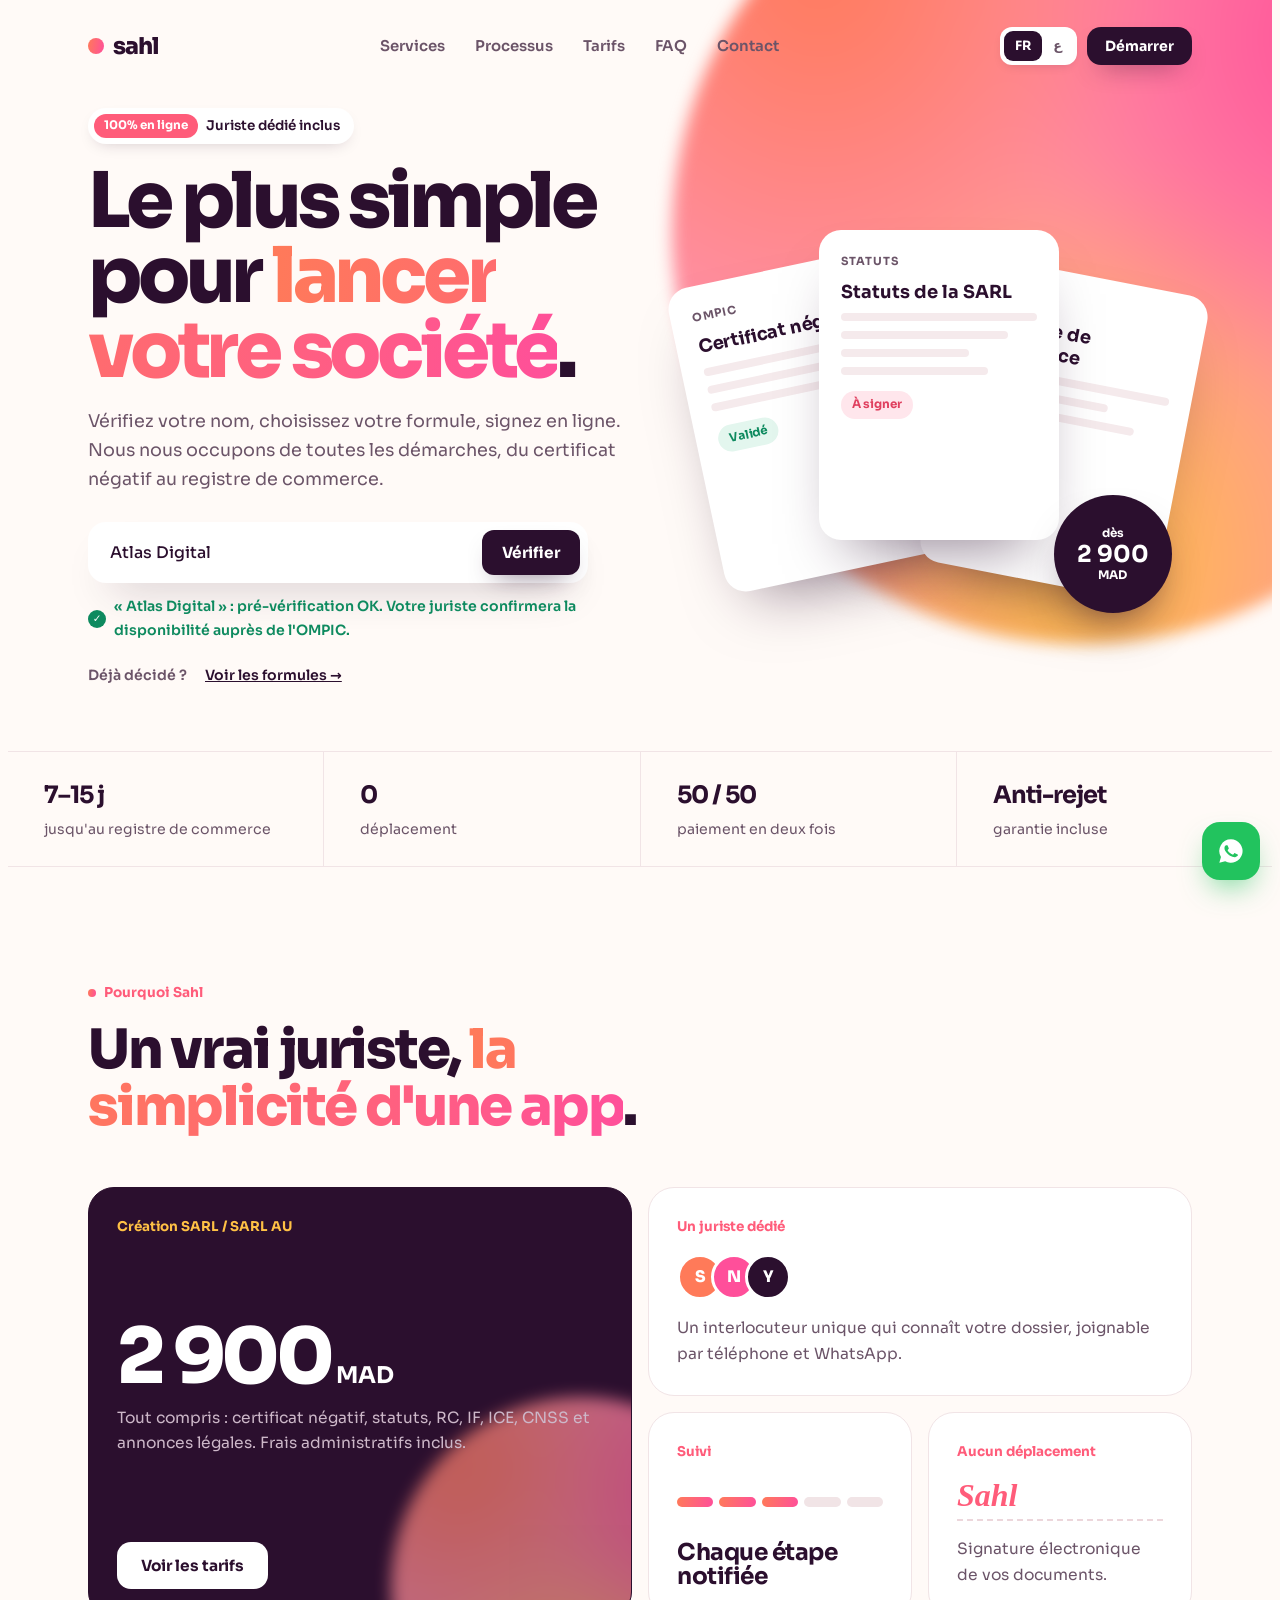
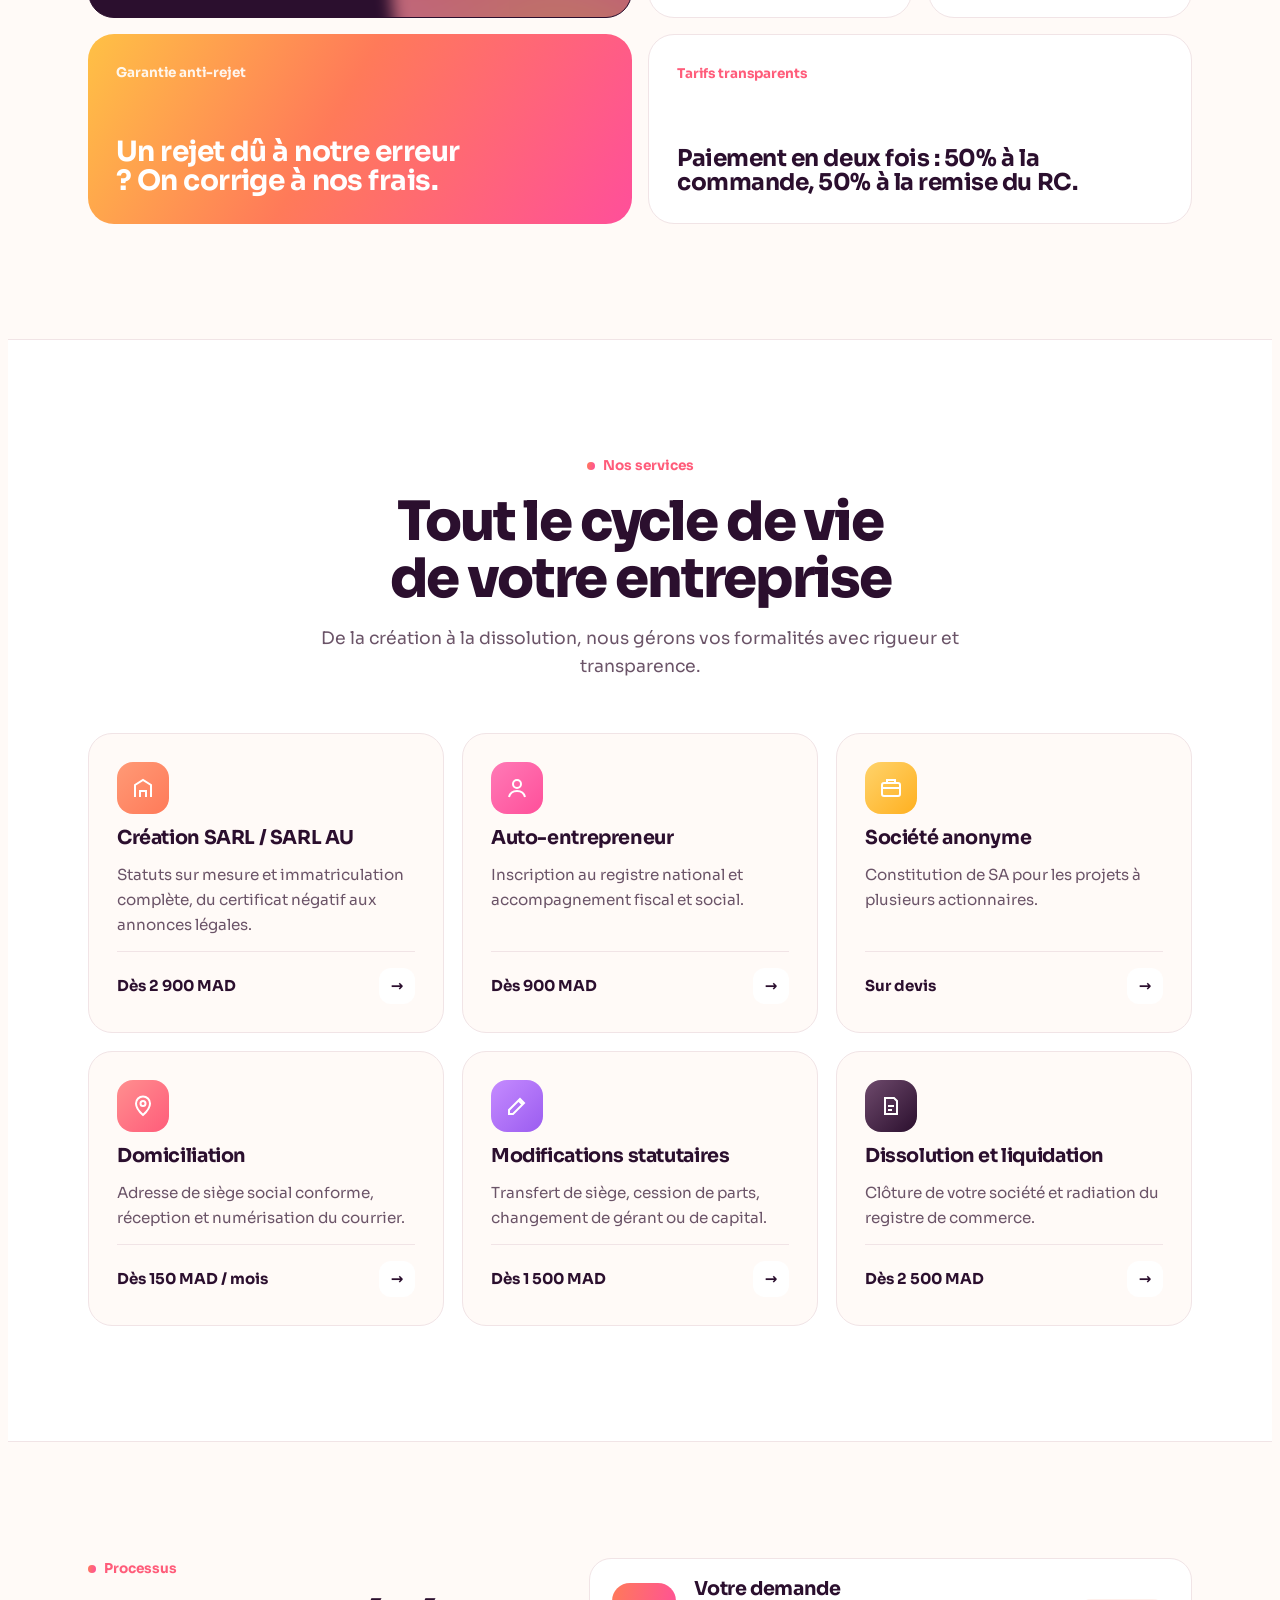
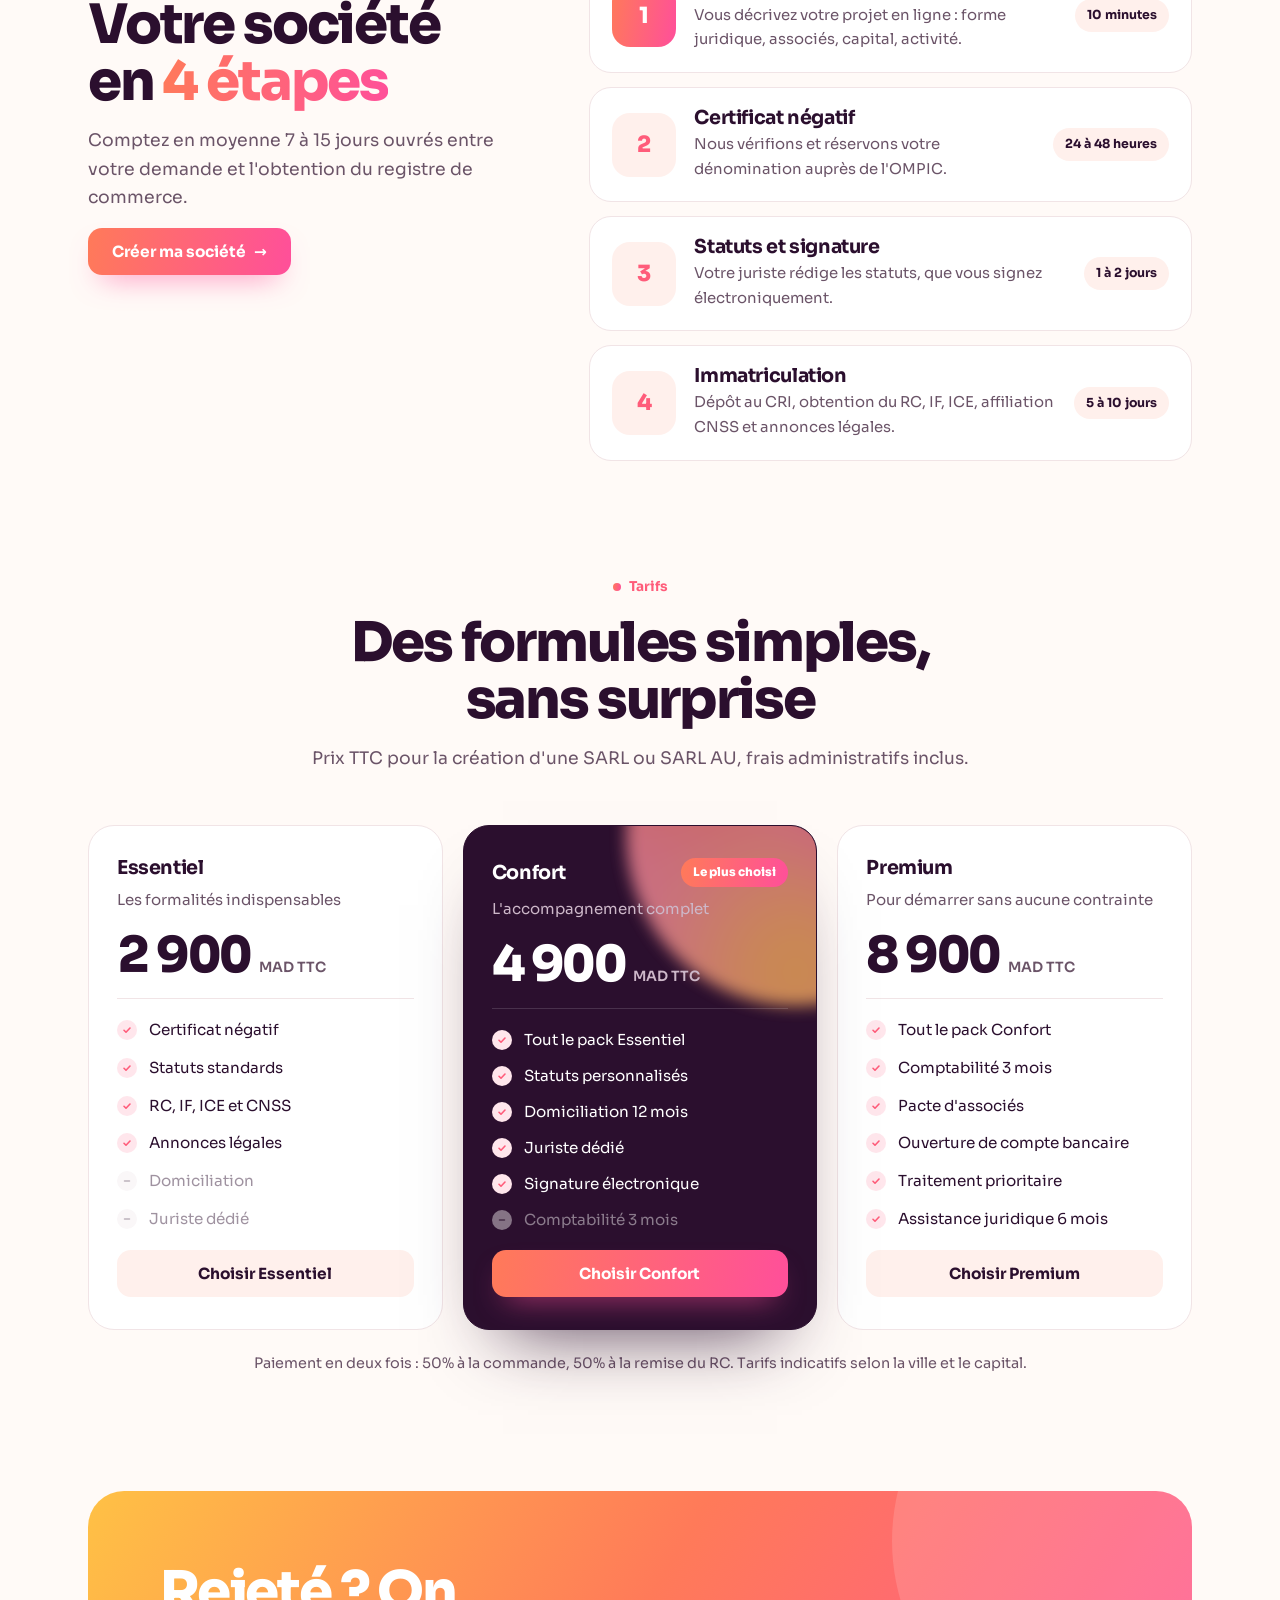
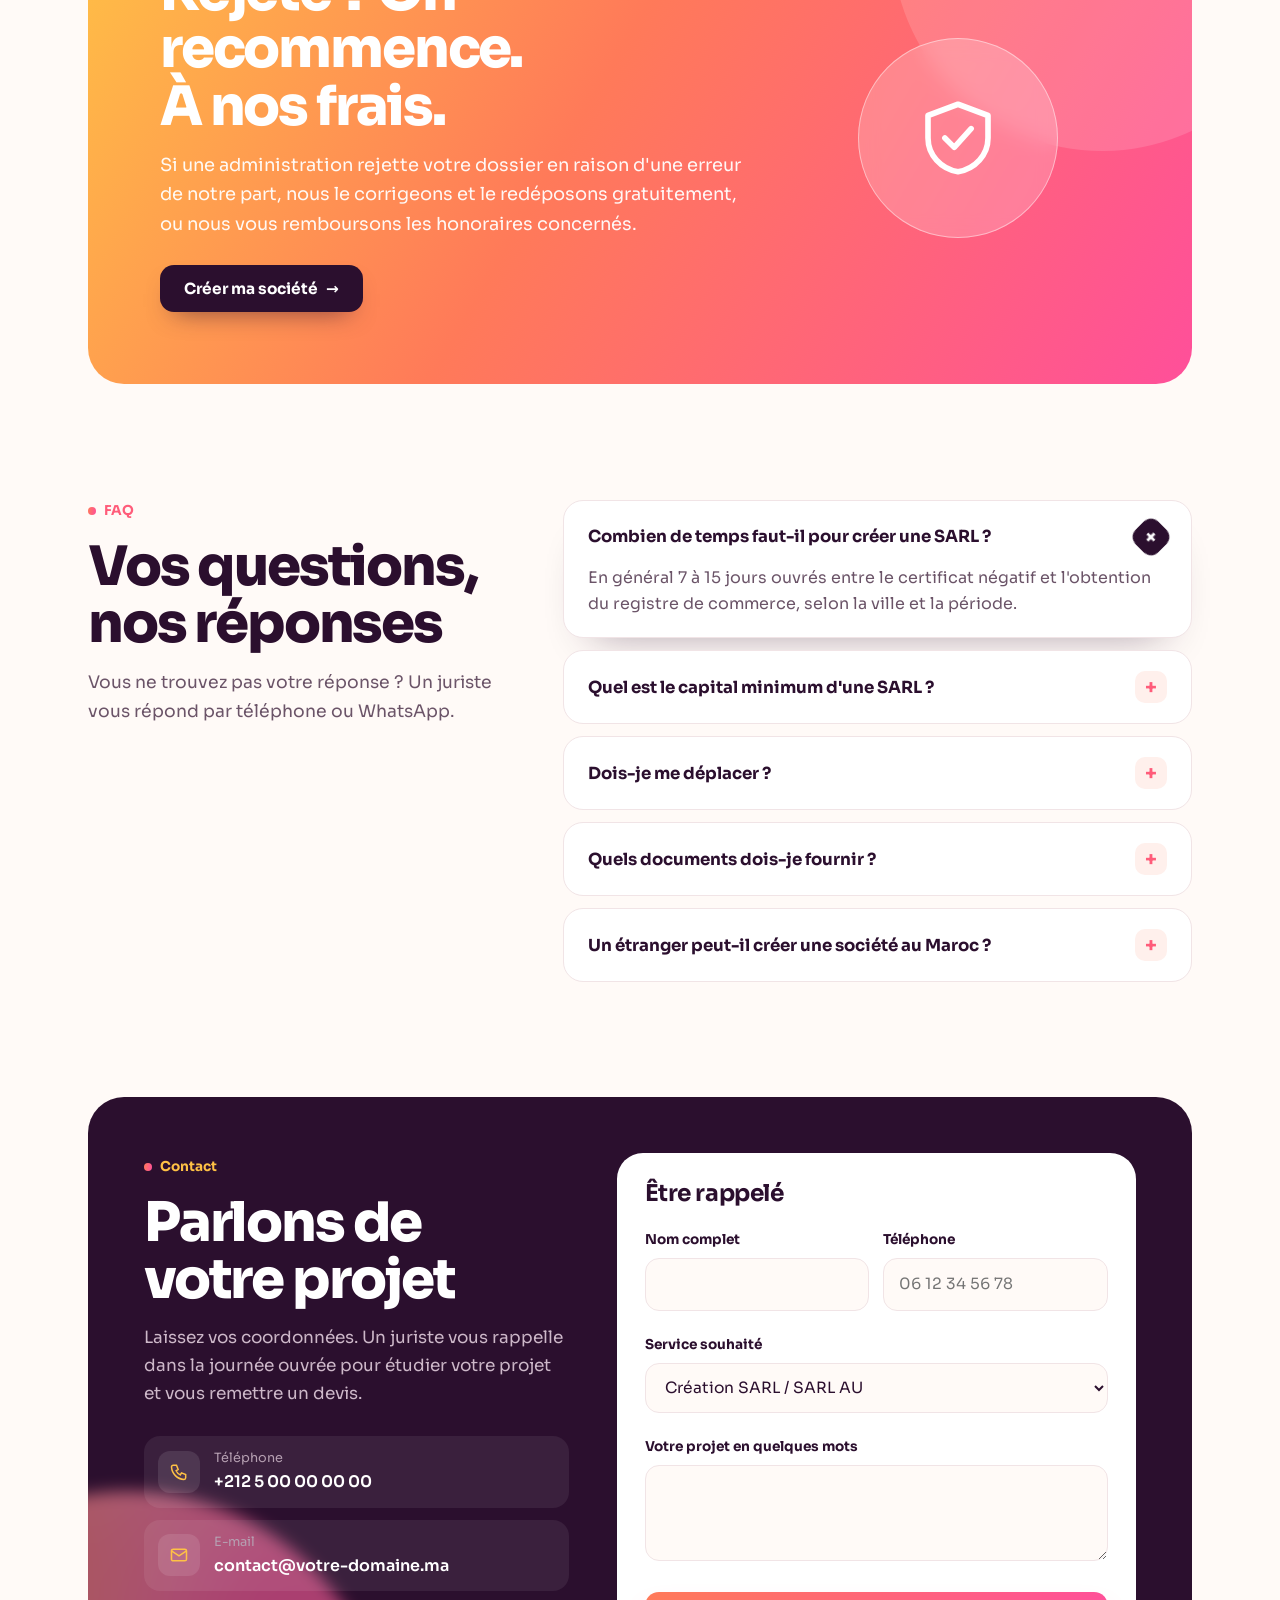
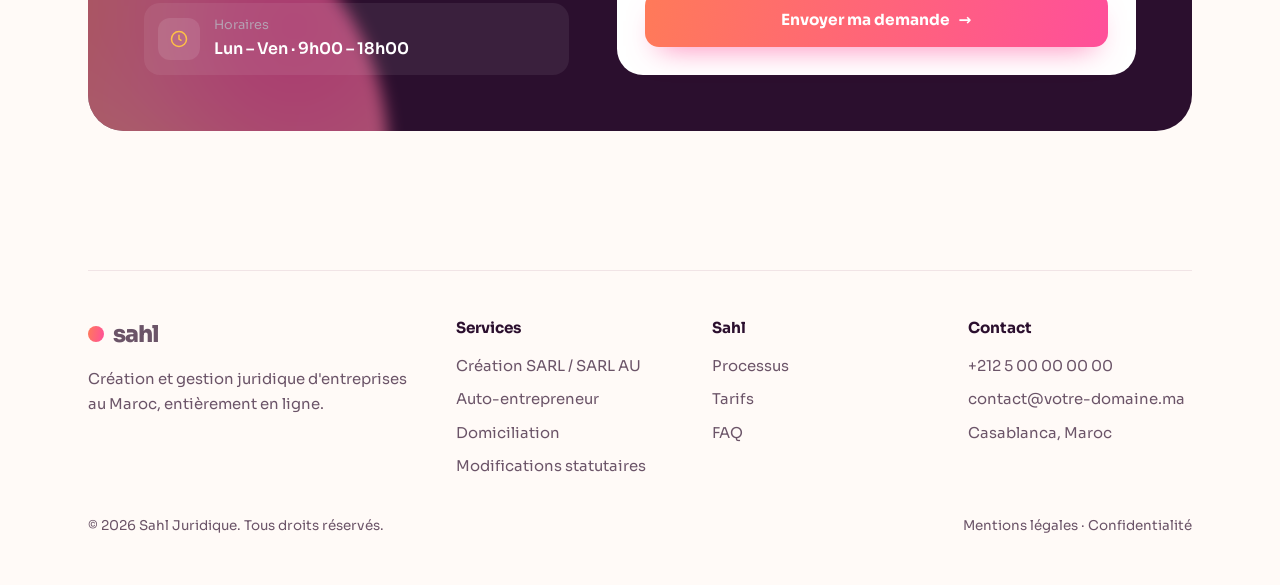
<file: website/index.html>
<!doctype html>
<html lang="fr" dir="ltr">
<head>
<meta charset="utf-8">
<meta name="viewport" content="width=device-width, initial-scale=1, viewport-fit=cover">
<meta name="description" content="Créez votre société au Maroc en ligne : certificat négatif, statuts, RC, IF, ICE, CNSS. Juriste dédié, dès 2 900 MAD.">
<title>Sahl Juridique</title>
<link rel="preconnect" href="https://fonts.googleapis.com">
<link rel="preconnect" href="https://fonts.gstatic.com" crossorigin>
<link rel="stylesheet" href="https://fonts.googleapis.com/css2?family=Sora:wght@400;500;600;700;800&family=Tajawal:wght@400;500;700;800&display=swap">
<style>
/* Layout: "Coucher". Soft warm-white page with a living coral/pink/gold orb. Hero pairs a working company-name check with fanned document cards; facts strip; bento of reasons; services; process; pricing; warm guarantee band; FAQ; contact. Logical properties for RTL. Single deliberate light look. */
:root{
  color-scheme:light;
  --ink:#2b0f2e; --m:#6b5468; --bg:#fffaf7; --card:#ffffff; --blush:#fff0ec; --line:#f1e4e6;
  --coral:#ff7a59; --pink:#ff4f9a; --gold:#ffc145; --rose:#ff5c7a; --ok:#0e8a5f;
  --font:"Sora",ui-sans-serif,system-ui,-apple-system,"Segoe UI",sans-serif;
  --grad:linear-gradient(100deg,var(--coral),var(--pink));
  --grad3:linear-gradient(120deg,var(--gold),var(--coral) 45%,var(--pink));
}
:root[dir="rtl"]{--font:"Tajawal","Noto Sans Arabic",ui-sans-serif,system-ui,sans-serif}
*{box-sizing:border-box}
html{scroll-behavior:smooth}
body{background:var(--bg);color:var(--ink);font:16px/1.65 var(--font);overflow-x:hidden}
:root[dir="rtl"] body{font-size:17px;line-height:1.8}
a{color:inherit}
p{margin:0}
h1,h2,h3{margin:0;line-height:1.05;letter-spacing:-.04em;text-wrap:balance}
:root[dir="rtl"] h1,:root[dir="rtl"] h2,:root[dir="rtl"] h3{letter-spacing:0;line-height:1.35}
h2{font-size:clamp(2.1rem,4.4vw,3.4rem);font-weight:800}
h3{font-size:1.2rem;font-weight:700;letter-spacing:-.02em}
.wrap{max-width:1200px;margin-inline:auto;padding-inline:clamp(20px,4vw,48px)}
section{padding-block:clamp(72px,9vw,120px)}
.eyebrow{display:inline-flex;align-items:center;gap:8px;font-weight:700;font-size:.85rem;color:var(--rose)}
.eyebrow::before{content:"";width:8px;height:8px;border-radius:50%;background:var(--grad)}
.head{display:grid;gap:16px;max-width:700px;margin-bottom:52px}
.head p{color:var(--m);font-size:1.08rem}
.head.center{text-align:center;margin-inline:auto;justify-items:center}
.gt{background:var(--grad);-webkit-background-clip:text;background-clip:text;color:transparent}
:focus-visible{outline:3px solid var(--rose);outline-offset:3px;border-radius:8px}
.flip{display:inline-block}
:root[dir="rtl"] .flip{transform:scaleX(-1)}
.ltr{direction:ltr;unicode-bidi:isolate}

.btn{display:inline-flex;align-items:center;justify-content:center;gap:8px;font:700 .96rem var(--font);padding:14px 24px;border-radius:14px;border:0;text-decoration:none;cursor:pointer;transition:transform .2s,box-shadow .2s,background .2s}
.btn:hover{transform:translateY(-2px)}
.btn-ink{background:var(--ink);color:#fff;box-shadow:0 12px 26px -14px rgba(43,15,46,.7)}
.btn-grad{background:var(--grad);color:#fff;box-shadow:0 14px 30px -14px rgba(255,79,154,.75)}
.btn-soft{background:var(--blush);color:var(--ink)}
.btn-white{background:#fff;color:var(--ink)}

/* Living orb */
.orb{position:absolute;border-radius:50%;overflow:hidden;pointer-events:none;filter:blur(8px)}
.orb::before{content:"";position:absolute;inset:-30%;background:radial-gradient(40% 45% at 30% 30%,#ff7a59,transparent 62%),radial-gradient(40% 45% at 70% 35%,#ff4f9a,transparent 62%),radial-gradient(45% 50% at 50% 75%,#ffc145,transparent 62%),#ff8fa3;filter:blur(40px);animation:drift 14s ease-in-out infinite alternate}
@keyframes drift{to{transform:translate(6%,4%) rotate(10deg) scale(1.08)}}

/* ---------- Header ---------- */
header{position:sticky;top:env(safe-area-inset-top,0px);z-index:50;transition:background .3s,box-shadow .3s}
header.solid{background:rgba(255,250,247,.86);backdrop-filter:blur(14px);box-shadow:0 1px 0 var(--line)}
.nav{display:flex;align-items:center;justify-content:space-between;gap:20px;height:76px}
.logo{display:flex;align-items:center;gap:9px;font-weight:800;font-size:1.45rem;letter-spacing:-.05em;text-decoration:none}
:root[dir="rtl"] .logo{letter-spacing:0}
.logo i{width:16px;height:16px;border-radius:50%;background:var(--grad);display:block}
.nav ul{display:flex;gap:30px;list-style:none;margin:0;padding:0;font-weight:600;font-size:.93rem;color:var(--m)}
.nav ul a{text-decoration:none}
.nav ul a:hover{color:var(--ink)}
.nav-r{display:flex;align-items:center;gap:10px}
.lang{display:inline-flex;background:#fff;border-radius:12px;padding:4px;box-shadow:0 4px 12px -6px rgba(43,15,46,.25)}
.lang button{border:0;background:transparent;font:700 .8rem var(--font);color:var(--m);padding:7px 11px;border-radius:9px;cursor:pointer}
.lang button[aria-pressed="true"]{background:var(--ink);color:#fff}
.nav .btn{padding:10px 18px;font-size:.88rem}
@media (max-width:980px){.nav ul{display:none}}
@media (max-width:480px){.nav .btn{display:none}}

/* ---------- Hero ---------- */
.hero{position:relative;padding-block:24px 64px;overflow-x:clip}
.hero .orb{width:min(820px,90vw);aspect-ratio:1;inset-inline-end:-220px;top:-260px}
.hero-grid{position:relative;display:grid;grid-template-columns:1.05fr .95fr;gap:40px;align-items:center}
.pill{display:inline-flex;gap:8px;align-items:center;background:#fff;border-radius:99px;padding:6px 14px 6px 6px;font-size:.84rem;font-weight:600;box-shadow:0 6px 16px -8px rgba(43,15,46,.25)}
:root[dir="rtl"] .pill{padding:6px 6px 6px 14px}
.pill b{background:var(--rose);color:#fff;border-radius:99px;padding:2px 10px;font-size:.74rem}
.hero h1{font-size:clamp(2.8rem,6vw,5rem);line-height:.98;font-weight:800;letter-spacing:-.055em;margin-top:20px}
:root[dir="rtl"] .hero h1{letter-spacing:0;line-height:1.3;font-size:clamp(2.4rem,5vw,4.2rem)}
.hero .lead{color:var(--m);font-size:1.1rem;max-width:44ch;margin-top:18px}
.check{margin-top:28px;display:flex;gap:8px;background:#fff;border-radius:18px;padding:8px;max-width:500px;box-shadow:0 22px 44px -24px rgba(43,15,46,.45)}
.check input{flex:1;min-width:0;border:0;background:transparent;font:500 1rem var(--font);padding:12px 14px;color:var(--ink)}
.check input:focus{outline:none}
.check:focus-within{box-shadow:0 0 0 3px rgba(255,92,122,.35),0 22px 44px -24px rgba(43,15,46,.45)}
.check .btn{padding:12px 20px;border-radius:12px}
.res{margin-top:12px;display:inline-flex;gap:8px;align-items:center;font-size:.88rem;font-weight:600;color:var(--ok);min-height:1.6em}
.res i{width:18px;height:18px;border-radius:50%;background:var(--ok);color:#fff;display:grid;place-items:center;font-size:.65rem;font-style:normal;flex:none}
.res.warn{color:#b4531b}
.res.warn i{background:#e0802c}
.mini{display:flex;flex-wrap:wrap;gap:8px 18px;margin-top:22px;font-size:.88rem;color:var(--m);font-weight:600}
.mini a{color:var(--ink)}

.fan{position:relative;height:460px}
.doc{position:absolute;left:50%;top:50%;width:240px;height:310px;margin:-155px 0 0 -120px;background:#fff;border-radius:22px;box-shadow:0 34px 64px -30px rgba(43,15,46,.55);padding:22px;display:grid;align-content:start;gap:10px;transition:transform .5s cubic-bezier(.2,.8,.2,1)}
.doc small{font-size:.7rem;font-weight:700;letter-spacing:.08em;text-transform:uppercase;color:var(--m)}
:root[dir="rtl"] .doc small{letter-spacing:0;font-size:.8rem}
.doc b{font-size:1.12rem;line-height:1.25}
.doc .l{height:8px;border-radius:99px;background:#f5eaec}
.doc .st{justify-self:start;font-size:.74rem;font-weight:700;padding:4px 11px;border-radius:99px;margin-top:6px}
.d1{transform:translate(-125px,22px) rotate(-12deg)}
.d2{transform:translate(0,-12px)}
.d3{transform:translate(125px,32px) rotate(11deg)}
.fan:hover .d1{transform:translate(-160px,10px) rotate(-16deg)}
.fan:hover .d3{transform:translate(160px,20px) rotate(15deg)}
.seal{position:absolute;inset-inline-end:4%;bottom:14px;width:118px;height:118px;border-radius:50%;background:var(--ink);color:#fff;display:grid;place-items:center;text-align:center;font-size:.74rem;font-weight:700;line-height:1.2;box-shadow:0 22px 44px -20px rgba(43,15,46,.7);z-index:2}
.seal b{display:block;font-size:1.45rem}
@media (max-width:960px){.hero-grid{grid-template-columns:1fr}.fan{height:400px}}
@media (max-width:520px){.fan{height:340px}.doc{width:190px;height:250px;margin:-125px 0 0 -95px;padding:16px}.d1{transform:translate(-80px,18px) rotate(-12deg)}.d3{transform:translate(80px,26px) rotate(11deg)}.seal{width:96px;height:96px}}

.strip{position:relative;display:grid;grid-template-columns:repeat(4,1fr);gap:1px;background:var(--line);border-block:1px solid var(--line)}
.strip div{background:var(--bg);padding:24px clamp(16px,3vw,36px)}
.strip b{font-size:1.5rem;letter-spacing:-.04em;display:block}
:root[dir="rtl"] .strip b{letter-spacing:0}
.strip span{color:var(--m);font-size:.88rem}
@media (max-width:760px){.strip{grid-template-columns:1fr 1fr}}

/* ---------- Bento ---------- */
.bento{display:grid;grid-template-columns:repeat(4,1fr);grid-auto-rows:minmax(190px,auto);gap:16px}
.b{border-radius:26px;padding:28px;background:#fff;border:1px solid var(--line);display:flex;flex-direction:column;justify-content:space-between;gap:16px;position:relative;overflow:hidden;min-width:0}
.b small{font-weight:700;font-size:.84rem;color:var(--rose)}
.b h3{font-size:1.45rem}
.b p{color:var(--m);font-size:.97rem}
.b.w2{grid-column:span 2}
.b.h2{grid-row:span 2}
.b.ink{background:var(--ink);color:#fff;border-color:var(--ink)}
.b.ink small{color:var(--gold)}
.b.ink p{color:#cdb8c9}
.b.ink .orb{width:380px;height:380px;inset-inline-end:-140px;bottom:-160px;opacity:.7}
.b.ink > *:not(.orb){position:relative}
.b.warm{background:var(--grad3);color:#fff;border:0}
.b.warm small{color:#fff;opacity:.9}
.big{font-size:clamp(3.4rem,6vw,5rem);font-weight:800;letter-spacing:-.06em;line-height:.9}
:root[dir="rtl"] .big{letter-spacing:0}
.big span{font-size:.3em;letter-spacing:0;font-weight:700;margin-inline-start:6px}
.avatars{display:flex}
.avatars i{width:46px;height:46px;border-radius:50%;border:3px solid #fff;margin-inline-end:-12px;display:grid;place-items:center;font-style:normal;font-weight:800;color:#fff}
.dots{display:flex;gap:6px}
.dots i{flex:1;height:10px;border-radius:99px;background:var(--line)}
.dots i.on{background:var(--grad)}
.sigline{font:italic 700 2rem/1 "Brush Script MT","Segoe Script",cursive;color:var(--rose);border-bottom:2px dashed #ecd6db;padding-bottom:8px}
@media (max-width:960px){.bento{grid-template-columns:1fr 1fr}.b.h2{grid-row:auto}}
@media (max-width:560px){.bento{grid-template-columns:1fr}.b.w2{grid-column:auto}}

/* ---------- Services ---------- */
.services{background:#fff;border-block:1px solid var(--line)}
.svc-grid{display:grid;grid-template-columns:repeat(3,1fr);gap:18px}
.svc{background:var(--bg);border-radius:24px;padding:28px;display:flex;flex-direction:column;gap:14px;border:1px solid var(--line);transition:transform .25s,box-shadow .25s,background .25s}
.svc:hover{transform:translateY(-6px);background:#fff;box-shadow:0 30px 50px -32px rgba(43,15,46,.4)}
.svc .ic{width:52px;height:52px;border-radius:16px;display:grid;place-items:center;color:#fff}
.svc .ic svg{width:24px;height:24px}
.svc p{color:var(--m);font-size:.95rem;flex:1}
.svc .foot{display:flex;justify-content:space-between;align-items:center;border-top:1px solid var(--line);padding-top:16px;font-weight:700;font-size:.94rem}
.svc .foot a{width:36px;height:36px;border-radius:12px;background:#fff;display:grid;place-items:center;text-decoration:none;transition:background .2s,color .2s}
.svc:hover .foot a{background:var(--ink);color:#fff}
@media (max-width:960px){.svc-grid{grid-template-columns:1fr 1fr}}
@media (max-width:600px){.svc-grid{grid-template-columns:1fr}}

/* ---------- Process ---------- */
.proc{display:grid;grid-template-columns:.85fr 1.15fr;gap:56px;align-items:start}
.proc .head{position:sticky;top:110px;margin-bottom:0}
.steps{list-style:none;margin:0;padding:0;display:grid;gap:14px}
.step{display:grid;grid-template-columns:64px 1fr auto;gap:18px;align-items:center;background:#fff;border:1px solid var(--line);border-radius:22px;padding:20px 22px;transition:transform .25s}
.step:hover{transform:translateX(6px)}
:root[dir="rtl"] .step:hover{transform:translateX(-6px)}
.step .n{width:64px;height:64px;border-radius:18px;background:var(--blush);display:grid;place-items:center;font-weight:800;font-size:1.4rem;color:var(--rose)}
.step:first-child .n{background:var(--grad);color:#fff}
.step p{color:var(--m);font-size:.93rem;margin-top:4px}
.step .dur{font-size:.78rem;font-weight:700;color:var(--ink);background:var(--blush);padding:6px 12px;border-radius:99px;white-space:nowrap}
@media (max-width:860px){.proc{grid-template-columns:1fr;gap:28px}.proc .head{position:static}}
@media (max-width:520px){.step{grid-template-columns:52px 1fr}.step .n{width:52px;height:52px}.step .dur{grid-column:2;justify-self:start}}

/* ---------- Pricing ---------- */
.plans{display:grid;grid-template-columns:repeat(3,1fr);gap:20px;align-items:stretch}
.plan{border-radius:26px;padding:32px 28px;border:1px solid var(--line);background:#fff;display:flex;flex-direction:column;gap:18px}
.plan.top{background:var(--ink);color:#fff;border-color:var(--ink);position:relative;overflow:hidden;box-shadow:0 40px 70px -40px rgba(43,15,46,.8)}
.plan.top .orb{width:340px;height:340px;inset-inline-end:-150px;top:-160px;opacity:.75}
.plan.top > *:not(.orb){position:relative}
.plan .ph{display:flex;justify-content:space-between;align-items:center;gap:10px}
.plan .tag{background:var(--grad);color:#fff;font-size:.74rem;font-weight:800;padding:5px 12px;border-radius:99px}
.plan .sub{color:var(--m);font-size:.94rem;margin-top:-8px}
.plan.top .sub{color:#cdb8c9}
.price{display:flex;align-items:baseline;gap:8px}
.price b{font-size:3.1rem;font-weight:800;letter-spacing:-.05em;line-height:1;font-variant-numeric:tabular-nums}
.price span{color:var(--m);font-weight:600;font-size:.88rem}
.plan.top .price span{color:#cdb8c9}
.plan ul{list-style:none;margin:0;padding:18px 0 0;border-top:1px solid var(--line);display:grid;gap:11px;flex:1;font-size:.95rem}
.plan.top ul{border-color:rgba(255,255,255,.14)}
.plan li{display:grid;grid-template-columns:22px 1fr;gap:10px;align-items:start}
.plan li::before{content:"";width:20px;height:20px;border-radius:50%;margin-top:3px;background:#ffe6ec url("data:image/svg+xml,%3Csvg xmlns='http://www.w3.org/2000/svg' viewBox='0 0 24 24'%3E%3Cpath fill='none' stroke='%23ff5c7a' stroke-width='3.2' stroke-linecap='round' stroke-linejoin='round' d='M6 12.5l4 4L18 8'/%3E%3C/svg%3E") center/12px no-repeat}
.plan li.no{opacity:.45}
.plan li.no::before{background:#f3edf0 url("data:image/svg+xml,%3Csvg xmlns='http://www.w3.org/2000/svg' viewBox='0 0 24 24'%3E%3Cpath stroke='%236b5468' stroke-width='3' stroke-linecap='round' d='M7 12h10'/%3E%3C/svg%3E") center/12px no-repeat}
.plans-note{margin-top:22px;text-align:center;color:var(--m);font-size:.9rem}
@media (max-width:920px){.plans{grid-template-columns:1fr;max-width:480px;margin-inline:auto}}

/* ---------- Guarantee band ---------- */
.band{padding-top:0}
.band-in{position:relative;overflow:hidden;border-radius:36px;background:var(--grad3);color:#fff;padding:clamp(36px,6vw,72px);display:grid;grid-template-columns:1.3fr .7fr;gap:32px;align-items:center}
.band-in::after{content:"";position:absolute;width:420px;height:420px;border-radius:50%;background:rgba(255,255,255,.14);inset-inline-end:-120px;top:-160px}
.band-in > *{position:relative;z-index:1}
.band h2{color:#fff}
.band p{color:rgba(255,255,255,.94);font-size:1.12rem;margin-top:16px;max-width:52ch}
.shield{justify-self:center;width:200px;height:200px;border-radius:50%;background:rgba(255,255,255,.2);backdrop-filter:blur(10px);display:grid;place-items:center;box-shadow:inset 0 0 0 1px rgba(255,255,255,.45)}
.shield svg{width:90px;height:90px}
@media (max-width:820px){.band-in{grid-template-columns:1fr}.shield{width:140px;height:140px}}

/* ---------- FAQ ---------- */
.faq-grid{display:grid;grid-template-columns:.8fr 1.2fr;gap:56px;align-items:start}
.faq-list{display:grid;gap:12px}
details{background:#fff;border:1px solid var(--line);border-radius:20px;padding:20px 24px;transition:box-shadow .2s}
details[open]{box-shadow:0 24px 44px -30px rgba(43,15,46,.45)}
summary{cursor:pointer;list-style:none;display:flex;justify-content:space-between;align-items:center;gap:16px;font-weight:700;font-size:1.04rem}
summary::-webkit-details-marker{display:none}
summary::after{content:"+";flex:none;width:32px;height:32px;border-radius:10px;background:var(--blush);display:grid;place-items:center;font-size:1.25rem;color:var(--rose);transition:transform .25s,background .25s,color .25s}
details[open] summary::after{transform:rotate(45deg);background:var(--ink);color:#fff}
details p{color:var(--m);margin-top:12px}
@media (max-width:860px){.faq-grid{grid-template-columns:1fr;gap:24px}}

/* ---------- Contact ---------- */
.contact{padding-top:0}
.c-card{position:relative;overflow:hidden;background:var(--ink);color:#fff;border-radius:36px;padding:clamp(28px,5vw,56px);display:grid;grid-template-columns:.9fr 1.1fr;gap:48px}
.c-card .orb{width:520px;height:520px;inset-inline-start:-220px;bottom:-280px;opacity:.6}
.c-card > *:not(.orb){position:relative}
.c-card h2{color:#fff}
.c-card .lead{color:#cdb8c9;margin-top:16px;font-size:1.06rem}
.c-info{list-style:none;margin:28px 0 0;padding:0;display:grid;gap:12px}
.c-info li{display:flex;gap:14px;align-items:center;background:rgba(255,255,255,.07);border-radius:16px;padding:12px 14px}
.c-info .ic{width:42px;height:42px;border-radius:12px;background:rgba(255,255,255,.1);display:grid;place-items:center;flex:none;color:var(--gold)}
.c-info .ic svg{width:20px;height:20px}
.c-info small{display:block;color:#b59fb1;font-size:.8rem}
.c-info b{font-weight:600}
form{background:#fff;color:var(--ink);border-radius:26px;padding:28px;display:grid;gap:16px;min-width:0}
form h3{font-size:1.45rem}
label{display:block;font-weight:700;font-size:.85rem;margin-bottom:6px}
input,select,textarea{width:100%;font:inherit;font-size:.97rem;padding:13px 15px;border:1px solid var(--line);border-radius:14px;background:var(--bg);color:var(--ink)}
form input:focus,select:focus,textarea:focus{outline:none;border-color:var(--rose);background:#fff;box-shadow:0 0 0 4px rgba(255,92,122,.15)}
textarea{min-height:96px;resize:vertical}
.two{display:grid;grid-template-columns:1fr 1fr;gap:14px}
.err{color:#c0362c;font-size:.9rem;font-weight:600}
.okmsg{background:#e6f6ef;color:#0b6b4b;border-radius:14px;padding:14px;font-size:.94rem;font-weight:600}
@media (max-width:900px){.c-card{grid-template-columns:1fr}}
@media (max-width:460px){.two{grid-template-columns:1fr}}

/* ---------- Footer ---------- */
footer{padding-block:24px 40px;color:var(--m);font-size:.93rem}
.f-grid{display:grid;grid-template-columns:1.5fr 1fr 1fr 1fr;gap:32px;padding-top:44px;border-top:1px solid var(--line)}
footer h4{color:var(--ink);font-size:.95rem;margin:0 0 14px}
footer ul{list-style:none;margin:0;padding:0;display:grid;gap:9px}
footer a{text-decoration:none}
footer a:hover{color:var(--rose)}
.f-bottom{margin-top:36px;display:flex;justify-content:space-between;gap:16px;flex-wrap:wrap;font-size:.84rem}
@media (max-width:760px){.f-grid{grid-template-columns:1fr 1fr}}

.wa{position:fixed;inset-inline-end:20px;bottom:calc(20px + env(safe-area-inset-bottom,0px));z-index:40;width:58px;height:58px;border-radius:18px;background:#22c35e;color:#fff;display:grid;place-items:center;box-shadow:0 14px 30px -10px rgba(34,195,94,.7)}
.wa svg{width:28px;height:28px}
@media (prefers-reduced-motion:reduce){*,*::before{animation:none!important;transition:none!important;scroll-behavior:auto!important}}
</style>
</head>
<body>

<header id="hdr">
  <div class="wrap nav">
    <a class="logo" href="#top"><i></i><span data-t="brand">sahl</span></a>
    <ul>
      <li><a href="#services" data-t="n1">Services</a></li>
      <li><a href="#processus" data-t="n2">Processus</a></li>
      <li><a href="#tarifs" data-t="n3">Tarifs</a></li>
      <li><a href="#faq" data-t="n4">FAQ</a></li>
      <li><a href="#contact" data-t="n5">Contact</a></li>
    </ul>
    <div class="nav-r">
      <div class="lang" role="group" aria-label="Langue">
        <button type="button" data-lang="fr" aria-pressed="true">FR</button>
        <button type="button" data-lang="ar" aria-pressed="false">ع</button>
      </div>
      <a class="btn btn-ink" href="#contact" data-t="navcta">Démarrer</a>
    </div>
  </div>
</header>

<main id="top">
  <!-- HERO -->
  <section class="hero">
    <div class="orb" aria-hidden="true"></div>
    <div class="wrap hero-grid">
      <div>
        <span class="pill"><b data-t="h-new">100% en ligne</b><span data-t="h-eye">Juriste dédié inclus</span></span>
        <h1 data-th="h-title">Le plus simple pour <span class="gt">lancer votre société</span>.</h1>
        <p class="lead" data-t="h-lead">Vérifiez votre nom, choisissez votre formule, signez en ligne. Nous nous occupons de toutes les démarches, du certificat négatif au registre de commerce.</p>
        <form class="check" id="check" novalidate>
          <label for="cname" style="position:absolute;width:1px;height:1px;overflow:hidden;clip:rect(0 0 0 0)" data-t="ck-label">Nom de votre future société</label>
          <input id="cname" type="text" value="Atlas Digital" autocomplete="off" data-ph="ck-ph" placeholder="Nom de votre future société">
          <button class="btn btn-ink" type="submit" data-t="ck-btn">Vérifier</button>
        </form>
        <p class="res" id="cres" aria-live="polite"><i>✓</i><span id="cmsg" data-t="ck-init">Tapez un nom pour lancer une pré-vérification.</span></p>
        <p class="mini"><span data-t="mini1">Déjà décidé ?</span> <a href="#tarifs" data-t="mini2">Voir les formules →</a></p>
      </div>
      <div class="fan" aria-hidden="true">
        <div class="doc d1"><small>OMPIC</small><b data-t="f1">Certificat négatif</b><span class="l"></span><span class="l" style="width:80%"></span><span class="l" style="width:60%"></span><span class="st" style="background:#e3f6ee;color:#0e8a5f" data-t="st-ok">Validé</span></div>
        <div class="doc d3"><small data-t="d3k">Tribunal</small><b data-t="f5">Registre de commerce</b><span class="l"></span><span class="l" style="width:70%"></span><span class="l" style="width:85%"></span><span class="st" style="background:#f3edf2;color:#6b5468" data-t="st-wait">À venir</span></div>
        <div class="doc d2"><small data-t="d2k">Statuts</small><b data-t="f2">Statuts de la SARL</b><span class="l"></span><span class="l" style="width:85%"></span><span class="l" style="width:65%"></span><span class="l" style="width:75%"></span><span class="st" style="background:#ffe6ec;color:#e0405f" data-t="st-sign">À signer</span></div>
        <div class="seal"><span><span data-t="seal1">dès</span><b class="ltr">2 900</b><span data-t="seal2">MAD</span></span></div>
      </div>
    </div>
  </section>

  <div class="strip">
    <div><b class="ltr">7–15 j</b><span data-t="k1">jusqu'au registre de commerce</span></div>
    <div><b>0</b><span data-t="k2">déplacement</span></div>
    <div><b class="ltr">50 / 50</b><span data-t="k3">paiement en deux fois</span></div>
    <div><b data-t="k4b">Anti-rejet</b><span data-t="k4">garantie incluse</span></div>
  </div>

  <!-- BENTO -->
  <section>
    <div class="wrap">
      <div class="head">
        <span class="eyebrow" data-t="p-eye">Pourquoi Sahl</span>
        <h2 data-th="p-title">Un vrai juriste, <span class="gt">la simplicité d'une app</span>.</h2>
      </div>
      <div class="bento">
        <div class="b ink w2 h2"><span class="orb" aria-hidden="true"></span><small data-t="s1">Création SARL / SARL AU</small><div><div class="big ltr">2 900<span>MAD</span></div><p style="margin-top:14px" data-t="bn1">Tout compris : certificat négatif, statuts, RC, IF, ICE, CNSS et annonces légales. Frais administratifs inclus.</p></div><a class="btn btn-white" href="#tarifs" style="align-self:flex-start" data-t="h-cta2">Voir les tarifs</a></div>
        <div class="b w2"><small data-t="p1">Un juriste dédié</small><div class="avatars"><i style="background:#ff7a59">S</i><i style="background:#ff4f9a">N</i><i style="background:#2b0f2e">Y</i></div><p data-t="p1p">Un interlocuteur unique qui connaît votre dossier, joignable par téléphone et WhatsApp.</p></div>
        <div class="b"><small data-t="bn2">Suivi</small><div class="dots" aria-hidden="true"><i class="on"></i><i class="on"></i><i class="on"></i><i></i><i></i></div><h3 data-t="bn2v">Chaque étape notifiée</h3></div>
        <div class="b"><small data-t="p2">Aucun déplacement</small><div class="sigline">Sahl</div><p data-t="bn3">Signature électronique de vos documents.</p></div>
        <div class="b warm w2"><small data-t="p4">Garantie anti-rejet</small><h3 style="font-size:1.75rem" data-t="bn4">Un rejet dû à notre erreur ? On corrige à nos frais.</h3></div>
        <div class="b w2"><small data-t="p3">Tarifs transparents</small><h3 data-t="bn5">Paiement en deux fois : 50% à la commande, 50% à la remise du RC.</h3></div>
      </div>
    </div>
  </section>

  <!-- SERVICES -->
  <section class="services" id="services">
    <div class="wrap">
      <div class="head center">
        <span class="eyebrow" data-t="s-eye">Nos services</span>
        <h2 data-t="s-title">Tout le cycle de vie de votre entreprise</h2>
        <p data-t="s-lead">De la création à la dissolution, nous gérons vos formalités avec rigueur et transparence.</p>
      </div>
      <div class="svc-grid">
        <article class="svc"><span class="ic" style="background:linear-gradient(135deg,#ff9a76,#ff7a59)"><svg viewBox="0 0 24 24" fill="none" stroke="currentColor" stroke-width="2"><path d="M4 21V9l8-5 8 5v12M9 21v-6h6v6"/></svg></span><h3 data-t="s1">Création SARL / SARL AU</h3><p data-t="s1p">Statuts sur mesure et immatriculation complète, du certificat négatif aux annonces légales.</p><div class="foot"><span data-t="s1f">Dès 2 900 MAD</span><a href="#contact" aria-label="→"><span class="flip">→</span></a></div></article>
        <article class="svc"><span class="ic" style="background:linear-gradient(135deg,#ff7ab6,#ff4f9a)"><svg viewBox="0 0 24 24" fill="none" stroke="currentColor" stroke-width="2"><circle cx="12" cy="8" r="4"/><path d="M4 21c1-4 4.5-6 8-6s7 2 8 6"/></svg></span><h3 data-t="s2">Auto-entrepreneur</h3><p data-t="s2p">Inscription au registre national et accompagnement fiscal et social.</p><div class="foot"><span data-t="s2f">Dès 900 MAD</span><a href="#contact" aria-label="→"><span class="flip">→</span></a></div></article>
        <article class="svc"><span class="ic" style="background:linear-gradient(135deg,#ffd36b,#ffb020)"><svg viewBox="0 0 24 24" fill="none" stroke="currentColor" stroke-width="2"><rect x="3" y="7" width="18" height="13" rx="2"/><path d="M8 7V4h8v3M3 12h18"/></svg></span><h3 data-t="s3">Société anonyme</h3><p data-t="s3p">Constitution de SA pour les projets à plusieurs actionnaires.</p><div class="foot"><span data-t="s3f">Sur devis</span><a href="#contact" aria-label="→"><span class="flip">→</span></a></div></article>
        <article class="svc"><span class="ic" style="background:linear-gradient(135deg,#ff8f8f,#ff5c7a)"><svg viewBox="0 0 24 24" fill="none" stroke="currentColor" stroke-width="2"><path d="M12 21s-7-6.2-7-11.5A7 7 0 0 1 19 9.5C19 14.8 12 21 12 21z"/><circle cx="12" cy="9.5" r="2.5"/></svg></span><h3 data-t="s4">Domiciliation</h3><p data-t="s4p">Adresse de siège social conforme, réception et numérisation du courrier.</p><div class="foot"><span data-t="s4f">Dès 150 MAD / mois</span><a href="#contact" aria-label="→"><span class="flip">→</span></a></div></article>
        <article class="svc"><span class="ic" style="background:linear-gradient(135deg,#c58bff,#9b5cf0)"><svg viewBox="0 0 24 24" fill="none" stroke="currentColor" stroke-width="2"><path d="M4 20h4L19 9l-4-4L4 16v4zM13.5 6.5l4 4"/></svg></span><h3 data-t="s5">Modifications statutaires</h3><p data-t="s5p">Transfert de siège, cession de parts, changement de gérant ou de capital.</p><div class="foot"><span data-t="s5f">Dès 1 500 MAD</span><a href="#contact" aria-label="→"><span class="flip">→</span></a></div></article>
        <article class="svc"><span class="ic" style="background:linear-gradient(135deg,#6e4a6c,#2b0f2e)"><svg viewBox="0 0 24 24" fill="none" stroke="currentColor" stroke-width="2"><path d="M6 4h9l3 3v13H6z"/><path d="M9 12h6M9 16h4"/></svg></span><h3 data-t="s6">Dissolution et liquidation</h3><p data-t="s6p">Clôture de votre société et radiation du registre de commerce.</p><div class="foot"><span data-t="s6f">Dès 2 500 MAD</span><a href="#contact" aria-label="→"><span class="flip">→</span></a></div></article>
      </div>
    </div>
  </section>

  <!-- PROCESS -->
  <section id="processus">
    <div class="wrap proc">
      <div class="head">
        <span class="eyebrow" data-t="pr-eye">Processus</span>
        <h2 data-th="pr-title">Votre société en <span class="gt">4 étapes</span></h2>
        <p data-t="pr-lead">Comptez en moyenne 7 à 15 jours ouvrés entre votre demande et l'obtention du registre de commerce.</p>
        <a class="btn btn-grad" href="#contact" style="justify-self:start"><span data-t="h-cta1">Créer ma société</span> <span class="flip">→</span></a>
      </div>
      <ol class="steps">
        <li class="step"><span class="n">1</span><div><h3 data-t="st1">Votre demande</h3><p data-t="st1p">Vous décrivez votre projet en ligne : forme juridique, associés, capital, activité.</p></div><span class="dur" data-t="st1d">10 minutes</span></li>
        <li class="step"><span class="n">2</span><div><h3 data-t="st2">Certificat négatif</h3><p data-t="st2p">Nous vérifions et réservons votre dénomination auprès de l'OMPIC.</p></div><span class="dur" data-t="st2d">24 à 48 heures</span></li>
        <li class="step"><span class="n">3</span><div><h3 data-t="st3">Statuts et signature</h3><p data-t="st3p">Votre juriste rédige les statuts, que vous signez électroniquement.</p></div><span class="dur" data-t="st3d">1 à 2 jours</span></li>
        <li class="step"><span class="n">4</span><div><h3 data-t="st4">Immatriculation</h3><p data-t="st4p">Dépôt au CRI, obtention du RC, IF, ICE, affiliation CNSS et annonces légales.</p></div><span class="dur" data-t="st4d">5 à 10 jours</span></li>
      </ol>
    </div>
  </section>

  <!-- PRICING -->
  <section id="tarifs" style="padding-top:0">
    <div class="wrap">
      <div class="head center">
        <span class="eyebrow" data-t="t-eye">Tarifs</span>
        <h2 data-t="t-title">Des formules simples, sans surprise</h2>
        <p data-t="t-lead">Prix TTC pour la création d'une SARL ou SARL AU, frais administratifs inclus.</p>
      </div>
      <div class="plans">
        <article class="plan">
          <div class="ph"><h3 data-t="pl1">Essentiel</h3></div><p class="sub" data-t="pl1s">Les formalités indispensables</p>
          <div class="price"><b class="ltr">2 900</b><span data-t="mad">MAD TTC</span></div>
          <ul><li data-t="x1">Certificat négatif</li><li data-t="x2">Statuts standards</li><li data-t="x3">RC, IF, ICE et CNSS</li><li data-t="x4">Annonces légales</li><li class="no" data-t="x5">Domiciliation</li><li class="no" data-t="x6">Juriste dédié</li></ul>
          <a class="btn btn-soft" href="#contact" data-t="choose">Choisir Essentiel</a>
        </article>
        <article class="plan top">
          <span class="orb" aria-hidden="true"></span>
          <div class="ph"><h3 data-t="pl2">Confort</h3><span class="tag" data-t="rec">Le plus choisi</span></div><p class="sub" data-t="pl2s">L'accompagnement complet</p>
          <div class="price"><b class="ltr">4 900</b><span data-t="mad">MAD TTC</span></div>
          <ul><li data-t="y1">Tout le pack Essentiel</li><li data-t="y2">Statuts personnalisés</li><li data-t="y3">Domiciliation 12 mois</li><li data-t="x6">Juriste dédié</li><li data-t="y5">Signature électronique</li><li class="no" data-t="y6">Comptabilité 3 mois</li></ul>
          <a class="btn btn-grad" href="#contact" data-t="choose2">Choisir Confort</a>
        </article>
        <article class="plan">
          <div class="ph"><h3 data-t="pl3">Premium</h3></div><p class="sub" data-t="pl3s">Pour démarrer sans aucune contrainte</p>
          <div class="price"><b class="ltr">8 900</b><span data-t="mad">MAD TTC</span></div>
          <ul><li data-t="z1">Tout le pack Confort</li><li data-t="y6">Comptabilité 3 mois</li><li data-t="z3">Pacte d'associés</li><li data-t="z4">Ouverture de compte bancaire</li><li data-t="z5">Traitement prioritaire</li><li data-t="z6">Assistance juridique 6 mois</li></ul>
          <a class="btn btn-soft" href="#contact" data-t="choose3">Choisir Premium</a>
        </article>
      </div>
      <p class="plans-note" data-t="t-note">Paiement en deux fois : 50% à la commande, 50% à la remise du RC. Tarifs indicatifs selon la ville et le capital.</p>
    </div>
  </section>

  <!-- GUARANTEE -->
  <section class="band">
    <div class="wrap">
      <div class="band-in">
        <div>
          <h2 data-t="g-title">Rejeté ? On recommence. À nos frais.</h2>
          <p data-t="g-text">Si une administration rejette votre dossier en raison d'une erreur de notre part, nous le corrigeons et le redéposons gratuitement, ou nous vous remboursons les honoraires concernés.</p>
          <div style="margin-top:26px"><a class="btn btn-ink" href="#contact"><span data-t="h-cta1">Créer ma société</span> <span class="flip">→</span></a></div>
        </div>
        <div class="shield"><svg viewBox="0 0 24 24" fill="none" stroke="#fff" stroke-width="1.5" stroke-linejoin="round"><path d="M12 3l8 3v6c0 4.5-3.4 8.2-8 9-4.6-.8-8-4.5-8-9V6l8-3z"/><path d="M8.5 12l2.5 2.5 4.5-5" stroke-linecap="round"/></svg></div>
      </div>
    </div>
  </section>

  <!-- FAQ -->
  <section id="faq" style="padding-top:0">
    <div class="wrap faq-grid">
      <div class="head" style="margin-bottom:0">
        <span class="eyebrow" data-t="q-eye">FAQ</span>
        <h2 data-t="q-title">Vos questions, nos réponses</h2>
        <p data-t="q-lead">Vous ne trouvez pas votre réponse ? Un juriste vous répond par téléphone ou WhatsApp.</p>
      </div>
      <div class="faq-list">
        <details open><summary data-t="q1">Combien de temps faut-il pour créer une SARL ?</summary><p data-t="q1a">En général 7 à 15 jours ouvrés entre le certificat négatif et l'obtention du registre de commerce, selon la ville et la période.</p></details>
        <details><summary data-t="q2">Quel est le capital minimum d'une SARL ?</summary><p data-t="q2a">Il n'existe plus de capital minimum légal pour une SARL. Un capital de 10 000 MAD reste courant pour rassurer les banques et les partenaires.</p></details>
        <details><summary data-t="q3">Dois-je me déplacer ?</summary><p data-t="q3a">Non. Vous signez vos documents électroniquement et nous effectuons les dépôts. Certaines pièces peuvent nécessiter une légalisation de signature.</p></details>
        <details><summary data-t="q4">Quels documents dois-je fournir ?</summary><p data-t="q4a">La CNIE (ou le passeport pour les étrangers) de chaque associé et gérant, ainsi qu'un contrat de bail si vous disposez déjà d'un local.</p></details>
        <details><summary data-t="q5">Un étranger peut-il créer une société au Maroc ?</summary><p data-t="q5a">Oui. Un étranger peut être associé ou gérant d'une SARL marocaine. Nous vous indiquons les pièces spécifiques à prévoir.</p></details>
      </div>
    </div>
  </section>

  <!-- CONTACT -->
  <section class="contact" id="contact">
    <div class="wrap">
      <div class="c-card">
        <span class="orb" aria-hidden="true"></span>
        <div>
          <span class="eyebrow" style="color:var(--gold)" data-t="c-eye">Contact</span>
          <h2 style="margin-top:14px" data-t="c-title">Parlons de votre projet</h2>
          <p class="lead" data-t="c-lead">Laissez vos coordonnées. Un juriste vous rappelle dans la journée ouvrée pour étudier votre projet et vous remettre un devis.</p>
          <ul class="c-info">
            <li><span class="ic"><svg viewBox="0 0 24 24" fill="none" stroke="currentColor" stroke-width="1.8"><path d="M5 4h4l2 5-2.5 1.5a11 11 0 0 0 5 5L15 13l5 2v4a2 2 0 0 1-2 2A16 16 0 0 1 3 6a2 2 0 0 1 2-2"/></svg></span><span><small data-t="ci1">Téléphone</small><b class="ltr">+212 5 00 00 00 00</b></span></li>
            <li><span class="ic"><svg viewBox="0 0 24 24" fill="none" stroke="currentColor" stroke-width="1.8"><rect x="3" y="5" width="18" height="14" rx="2"/><path d="M3 7l9 6 9-6"/></svg></span><span><small data-t="ci2">E-mail</small><b class="ltr">contact@votre-domaine.ma</b></span></li>
            <li><span class="ic"><svg viewBox="0 0 24 24" fill="none" stroke="currentColor" stroke-width="1.8"><circle cx="12" cy="12" r="9"/><path d="M12 7v5l3 2"/></svg></span><span><small data-t="ci4">Horaires</small><b data-t="hours">Lun – Ven · 9h00 – 18h00</b></span></li>
          </ul>
        </div>
        <form id="form" novalidate>
          <h3 data-t="fm-title">Être rappelé</h3>
          <div class="two">
            <div><label for="nom" data-t="fm1">Nom complet</label><input type="text" id="nom" autocomplete="name"></div>
            <div><label for="tel" data-t="fm2">Téléphone</label><input type="tel" id="tel" autocomplete="tel" placeholder="06 12 34 56 78" dir="ltr"></div>
          </div>
          <div><label for="service" data-t="fm3">Service souhaité</label>
            <select id="service">
              <option data-t="s1">Création SARL / SARL AU</option><option data-t="s2">Auto-entrepreneur</option><option data-t="s3">Société anonyme</option><option data-t="s4">Domiciliation</option><option data-t="s5">Modifications statutaires</option><option data-t="s6">Dissolution et liquidation</option>
            </select>
          </div>
          <div><label for="msg" data-t="fm4">Votre projet en quelques mots</label><textarea id="msg"></textarea></div>
          <button class="btn btn-grad" type="submit"><span data-t="fm-btn">Envoyer ma demande</span> <span class="flip">→</span></button>
          <p class="err" id="err" hidden></p>
          <p class="okmsg" id="ok" hidden></p>
        </form>
      </div>
    </div>
  </section>
</main>

<footer>
  <div class="wrap">
    <div class="f-grid">
      <div><a class="logo" href="#top"><i></i><span data-t="brand">sahl</span></a><p style="margin-top:14px;max-width:34ch" data-t="ft-about">Création et gestion juridique d'entreprises au Maroc, entièrement en ligne.</p></div>
      <div><h4 data-t="n1">Services</h4><ul><li><a href="#services" data-t="s1">Création SARL / SARL AU</a></li><li><a href="#services" data-t="s2">Auto-entrepreneur</a></li><li><a href="#services" data-t="s4">Domiciliation</a></li><li><a href="#services" data-t="s5">Modifications statutaires</a></li></ul></div>
      <div><h4 data-t="ft-co">Sahl</h4><ul><li><a href="#processus" data-t="n2">Processus</a></li><li><a href="#tarifs" data-t="n3">Tarifs</a></li><li><a href="#faq" data-t="n4">FAQ</a></li></ul></div>
      <div><h4 data-t="n5">Contact</h4><ul><li class="ltr">+212 5 00 00 00 00</li><li class="ltr">contact@votre-domaine.ma</li><li data-t="ci3v">Casablanca, Maroc</li></ul></div>
    </div>
    <div class="f-bottom"><span data-t="ft-copy">© 2026 Sahl Juridique. Tous droits réservés.</span><span data-t="ft-legal">Mentions légales · Confidentialité</span></div>
  </div>
</footer>

<a class="wa" href="#contact" aria-label="WhatsApp"><svg viewBox="0 0 24 24" fill="currentColor"><path d="M12 2a10 10 0 0 0-8.6 15.1L2 22l5-1.3A10 10 0 1 0 12 2zm5.3 14.1c-.2.6-1.3 1.2-1.8 1.2-.5.1-1 .2-3.3-.7-2.8-1.1-4.5-3.9-4.7-4.1-.1-.2-1.1-1.5-1.1-2.9s.7-2 1-2.3c.2-.3.5-.3.7-.3h.5c.2 0 .4 0 .6.5l.8 2c.1.2.1.4 0 .5l-.3.5-.4.4c-.1.2-.3.3-.1.6.2.3.8 1.3 1.7 2.1 1.2 1 2.1 1.3 2.4 1.5.3.1.5.1.6-.1l.9-1c.2-.3.4-.2.6-.1l1.9.9c.3.1.5.2.5.3.1.2.1.7-.1 1.4z"/></svg></a>

<script>
(function(){
  const AR = {
    brand:"سهل", hours:"الإثنين – الجمعة · 9:00 – 18:00",
    n1:"خدماتنا", n2:"المراحل", n3:"الأسعار", n4:"الأسئلة الشائعة", n5:"اتصل بنا", navcta:"ابدأ",
    "h-new":"عن بُعد 100%", "h-eye":"مستشار قانوني مخصّص",
    "h-title":"الطريقة الأبسط <span class=\"gt\">لإطلاق شركتك</span>.",
    "h-lead":"تحقّق من الاسم، اختر باقتك، ووقّع عبر الإنترنت. نتكفّل بجميع الإجراءات، من الشهادة السلبية إلى السجل التجاري.",
    "ck-label":"اسم شركتك المستقبلية", "ck-ph":"اسم شركتك المستقبلية", "ck-btn":"تحقّق", "ck-init":"اكتب اسماً لبدء تحقّق أوّلي.",
    mini1:"هل قرّرت؟", mini2:"اطّلع على الباقات ←",
    f1:"الشهادة السلبية", f5:"السجل التجاري", f2:"النظام الأساسي للشركة", d3k:"المحكمة", d2k:"النظام الأساسي",
    "st-ok":"تمّ", "st-wait":"قريباً", "st-sign":"للتوقيع", seal1:"ابتداءً من", seal2:"درهم",
    k1:"حتى السجل التجاري", k2:"تنقّل", k3:"الأداء على دفعتين", k4b:"ضد الرفض", k4:"ضمان مشمول",
    "p-eye":"لماذا سهل", "p-title":"مستشار قانوني حقيقي، <span class=\"gt\">وبساطة التطبيق</span>.",
    bn1:"كل شيء مشمول: الشهادة السلبية، النظام الأساسي، السجل التجاري، التعريف الضريبي، ICE، CNSS والإعلانات القانونية. المصاريف الإدارية مشمولة.",
    "h-cta2":"اطّلع على الأسعار", "h-cta1":"أنشئ شركتك",
    p1:"مستشار قانوني مخصّص", p1p:"مخاطَب واحد يعرف ملفك، متاح عبر الهاتف وواتساب.",
    bn2:"المتابعة", bn2v:"إشعار عند كل مرحلة",
    p2:"دون أي تنقّل", bn3:"توقيع إلكتروني لوثائقك.",
    p4:"ضمان ضد الرفض", bn4:"رفضٌ بسبب خطأ منّا؟ نُصحّحه على نفقتنا.",
    p3:"أسعار شفافة", bn5:"الأداء على دفعتين: 50% عند الطلب و50% عند تسليم السجل التجاري.",
    "s-eye":"خدماتنا", "s-title":"كل مراحل حياة مقاولتك", "s-lead":"من التأسيس إلى الحلّ، نُدبّر إجراءاتك بدقّة وشفافية.",
    s1:"تأسيس SARL / SARL AU", s1p:"نظام أساسي على المقاس وتسجيل كامل، من الشهادة السلبية إلى الإعلانات القانونية.", s1f:"ابتداءً من 2 900 درهم",
    s2:"المقاول الذاتي", s2p:"التسجيل في السجل الوطني ومواكبة جبائية واجتماعية.", s2f:"ابتداءً من 900 درهم",
    s3:"شركة المساهمة", s3p:"تأسيس شركات المساهمة للمشاريع متعددة المساهمين.", s3f:"حسب الطلب",
    s4:"التوطين", s4p:"عنوان مقرّ اجتماعي مطابق للقانون، واستلام البريد ورقمنته.", s4f:"ابتداءً من 150 درهم / شهرياً",
    s5:"تعديل النظام الأساسي", s5p:"نقل المقر، تفويت الحصص، تغيير المسيّر أو الرأسمال.", s5f:"ابتداءً من 1 500 درهم",
    s6:"الحلّ والتصفية", s6p:"إغلاق شركتك والتشطيب من السجل التجاري.", s6f:"ابتداءً من 2 500 درهم",
    "pr-eye":"المراحل", "pr-title":"شركتك في <span class=\"gt\">4 مراحل</span>", "pr-lead":"تتراوح المدة في المتوسط بين 7 و15 يوم عمل من طلبك إلى الحصول على السجل التجاري.",
    st1:"طلبك", st1p:"تصف مشروعك عبر الإنترنت: الشكل القانوني، الشركاء، الرأسمال والنشاط.", st1d:"10 دقائق",
    st2:"الشهادة السلبية", st2p:"نتحقّق من اسم شركتك ونحجزه لدى المكتب المغربي للملكية الصناعية والتجارية.", st2d:"من 24 إلى 48 ساعة",
    st3:"النظام الأساسي والتوقيع", st3p:"يصوغ مستشارك النظام الأساسي وتوقّعه إلكترونياً.", st3d:"من يوم إلى يومين",
    st4:"التسجيل", st4p:"الإيداع لدى المركز الجهوي للاستثمار، الحصول على السجل التجاري والتعريف الضريبي وICE، الانخراط في CNSS والإعلانات القانونية.", st4d:"من 5 إلى 10 أيام",
    "t-eye":"الأسعار", "t-title":"باقات بسيطة دون مفاجآت", "t-lead":"الأسعار شاملة للضريبة لتأسيس SARL أو SARL AU، مع المصاريف الإدارية.",
    pl1:"الأساسية", pl1s:"الإجراءات الضرورية", mad:"درهم شامل الضريبة",
    x1:"الشهادة السلبية", x2:"نظام أساسي نموذجي", x3:"السجل التجاري، التعريف الضريبي، ICE وCNSS", x4:"الإعلانات القانونية", x5:"التوطين", x6:"مستشار قانوني مخصّص",
    choose:"اختر الأساسية", choose2:"اختر المريحة", choose3:"اختر المميّزة", rec:"الأكثر طلباً",
    pl2:"المريحة", pl2s:"المواكبة الكاملة", y1:"كل ما في الباقة الأساسية", y2:"نظام أساسي على المقاس", y3:"توطين لمدة 12 شهراً", y5:"التوقيع الإلكتروني", y6:"المحاسبة لمدة 3 أشهر",
    pl3:"المميّزة", pl3s:"لانطلاقة دون أي عناء", z1:"كل ما في الباقة المريحة", z3:"ميثاق الشركاء", z4:"فتح حساب بنكي", z5:"معالجة ذات أولوية", z6:"مساعدة قانونية لمدة 6 أشهر",
    "t-note":"الأداء على دفعتين: 50% عند الطلب و50% عند تسليم السجل التجاري. الأسعار إرشادية حسب المدينة والرأسمال.",
    "g-title":"رُفض الملف؟ نعيد الكرّة على نفقتنا.", "g-text":"إذا رفضت إدارةٌ ملفك بسبب خطأ من جهتنا، نُصحّحه ونعيد إيداعه مجاناً، أو نُرجع لك الأتعاب المعنية.",
    "q-eye":"الأسئلة الشائعة", "q-title":"أسئلتكم وأجوبتنا", "q-lead":"لم تجد جوابك؟ يجيبك مستشار قانوني عبر الهاتف أو واتساب.",
    q1:"كم يستغرق تأسيس شركة ذات مسؤولية محدودة؟", q1a:"عادةً بين 7 و15 يوم عمل من الشهادة السلبية إلى الحصول على السجل التجاري، حسب المدينة والفترة.",
    q2:"ما هو الحد الأدنى لرأسمال الشركة ذات المسؤولية المحدودة؟", q2a:"لم يعد هناك حدّ أدنى قانوني لرأسمال هذه الشركات. ويبقى رأسمال 10 000 درهم شائعاً لطمأنة البنوك والشركاء.",
    q3:"هل يجب أن أتنقّل؟", q3a:"لا. توقّع وثائقك إلكترونياً ونتكفّل نحن بالإيداعات. قد تتطلّب بعض الوثائق تصحيح الإمضاء.",
    q4:"ما هي الوثائق المطلوبة؟", q4a:"البطاقة الوطنية (أو جواز السفر للأجانب) لكل شريك ومسيّر، وعقد الكراء إذا كان لديك محلّ.",
    q5:"هل يمكن لأجنبي تأسيس شركة في المغرب؟", q5a:"نعم. يمكن للأجنبي أن يكون شريكاً أو مسيّراً لشركة مغربية ذات مسؤولية محدودة. سنحدّد لك الوثائق الخاصة اللازمة.",
    "c-eye":"اتصل بنا", "c-title":"لنتحدّث عن مشروعك", "c-lead":"اترك معلوماتك، وسيتّصل بك مستشار قانوني خلال يوم العمل لدراسة مشروعك وتقديم عرض سعر.",
    ci1:"الهاتف", ci2:"البريد الإلكتروني", ci4:"أوقات العمل", ci3v:"الدار البيضاء، المغرب",
    "fm-title":"اطلب معاودة الاتصال", fm1:"الاسم الكامل", fm2:"الهاتف", fm3:"الخدمة المطلوبة", fm4:"مشروعك في بضع كلمات", "fm-btn":"أرسل طلبي",
    "ft-about":"تأسيس وتدبير قانوني للمقاولات بالمغرب، عبر الإنترنت بالكامل.", "ft-co":"سهل",
    "ft-copy":"© 2026 سهل للاستشارات القانونية. جميع الحقوق محفوظة.", "ft-legal":"الإشعارات القانونية · السرية"
  };
  const MSG = {
    fr:{err:"Veuillez indiquer votre nom et un numéro de téléphone valide.", ok:n=>"Merci "+n+". Votre demande a bien été enregistrée. (Démonstration : reliez ce formulaire à votre e-mail ou CRM.)",
        short:"Le nom doit contenir au moins 3 caractères.", avail:n=>"« "+n+" » : pré-vérification OK. Votre juriste confirmera la disponibilité auprès de l'OMPIC."},
    ar:{err:"يرجى إدخال اسمك ورقم هاتف صحيح.", ok:n=>"شكراً "+n+". تمّ تسجيل طلبك. (نسخة تجريبية: اربط هذا النموذج ببريدك الإلكتروني أو نظام إدارة العملاء.)",
        short:"يجب أن يتكوّن الاسم من 3 أحرف على الأقل.", avail:n=>"« "+n+" »: التحقّق الأوّلي سليم. سيؤكّد مستشارك توفّر الاسم لدى OMPIC."}
  };
  const root = document.documentElement;
  const nodes = [...document.querySelectorAll('[data-t],[data-th]')];
  nodes.forEach(n => { n._fr = n.hasAttribute('data-th') ? n.innerHTML : n.textContent; });
  const phs = [...document.querySelectorAll('[data-ph]')];
  phs.forEach(n => { n._fr = n.placeholder; });
  let lang = 'fr';
  function setLang(l){
    lang = l;
    root.lang = l; root.dir = l === 'ar' ? 'rtl' : 'ltr';
    nodes.forEach(n => {
      const k = n.getAttribute('data-t') || n.getAttribute('data-th');
      const v = l === 'ar' && AR[k] ? AR[k] : n._fr;
      if (n.hasAttribute('data-th')) n.innerHTML = v; else n.textContent = v;
    });
    phs.forEach(n => { const k = n.dataset.ph; n.placeholder = l === 'ar' && AR[k] ? AR[k] : n._fr; });
    document.querySelectorAll('[data-lang]').forEach(b => b.setAttribute('aria-pressed', b.dataset.lang === l));
    try { localStorage.setItem('sj-lang', l); } catch(e) {}
  }
  document.querySelectorAll('[data-lang]').forEach(b => b.addEventListener('click', () => setLang(b.dataset.lang)));
  try { if (localStorage.getItem('sj-lang') === 'ar') setLang('ar'); } catch(e) {}

  const hdr = document.getElementById('hdr');
  const onScroll = () => hdr.classList.toggle('solid', scrollY > 20);
  addEventListener('scroll', onScroll, { passive: true }); onScroll();

  // Name pre-check (demo: format only; real availability is confirmed with OMPIC)
  const cres = document.getElementById('cres'), cmsg = document.getElementById('cmsg');
  function check(){
    const v = document.getElementById('cname').value.trim();
    if (v.length < 3) { cres.classList.add('warn'); cres.querySelector('i').textContent = '!'; cmsg.textContent = MSG[lang].short; return; }
    cres.classList.remove('warn'); cres.querySelector('i').textContent = '✓'; cmsg.textContent = MSG[lang].avail(v);
  }
  document.getElementById('check').addEventListener('submit', e => { e.preventDefault(); check(); });
  check();

  document.getElementById('form').addEventListener('submit', e => {
    e.preventDefault();
    const nom = document.getElementById('nom').value.trim();
    const tel = document.getElementById('tel').value.trim();
    const err = document.getElementById('err'), ok = document.getElementById('ok');
    if (!nom || !/^[+0-9 ().-]{8,}$/.test(tel)) { err.textContent = MSG[lang].err; err.hidden = false; ok.hidden = true; return; }
    err.hidden = true; ok.textContent = MSG[lang].ok(nom); ok.hidden = false;
  });
})();
</script>

</body>
</html>
</file>
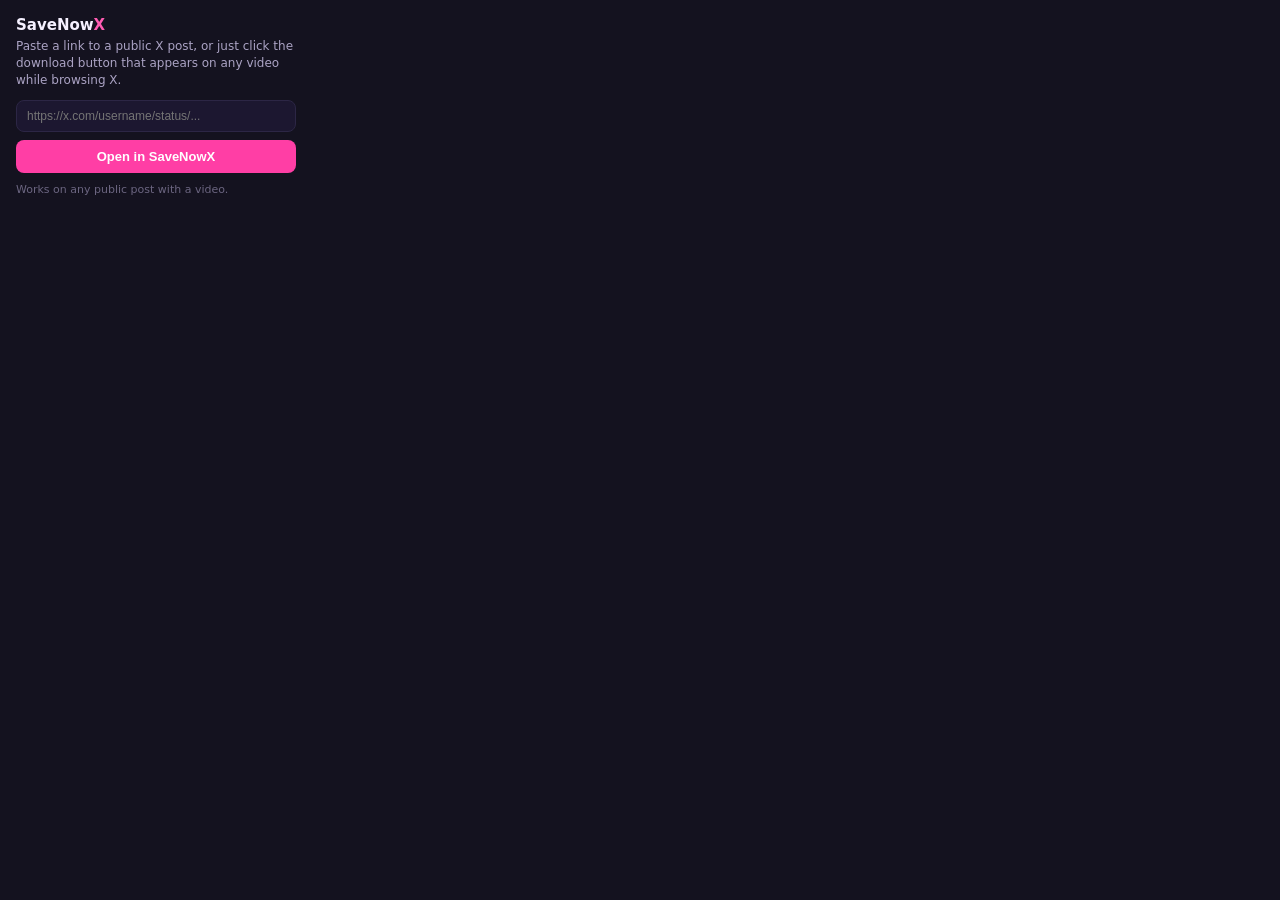
<file: popup.html>
<!DOCTYPE html>
<html>
<head>
<meta charset="UTF-8" />
<style>
  body {
    width: 280px;
    margin: 0;
    padding: 16px;
    font-family: -apple-system, system-ui, sans-serif;
    background: #14121f;
    color: #f5f0ff;
  }
  .logo {
    font-weight: 800;
    font-size: 15px;
    margin-bottom: 4px;
  }
  .logo span {
    color: #ff5cb3;
  }
  p {
    font-size: 12px;
    color: #aba3c4;
    margin: 0 0 12px;
    line-height: 1.4;
  }
  input {
    width: 100%;
    box-sizing: border-box;
    padding: 8px 10px;
    border-radius: 8px;
    border: 1.5px solid #2c2645;
    background: #1c1730;
    color: #f5f0ff;
    font-size: 12px;
    margin-bottom: 8px;
  }
  button {
    width: 100%;
    padding: 9px;
    border-radius: 8px;
    border: none;
    background: #ff3ea5;
    color: white;
    font-weight: 700;
    font-size: 13px;
    cursor: pointer;
  }
  button:hover {
    background: #ff5cb3;
  }
  .hint {
    margin-top: 10px;
    font-size: 11px;
    color: #6b6580;
  }
</style>
</head>
<body>
  <div class="logo">SaveNow<span>X</span></div>
  <p>Paste a link to a public X post, or just click the download button that appears on any video while browsing X.</p>
  <input id="url-input" type="text" placeholder="https://x.com/username/status/..." />
  <button id="open-btn">Open in SaveNowX</button>
  <div class="hint">Works on any public post with a video.</div>
  <script src="popup.js"></script>
</body>
</html>
</file>
